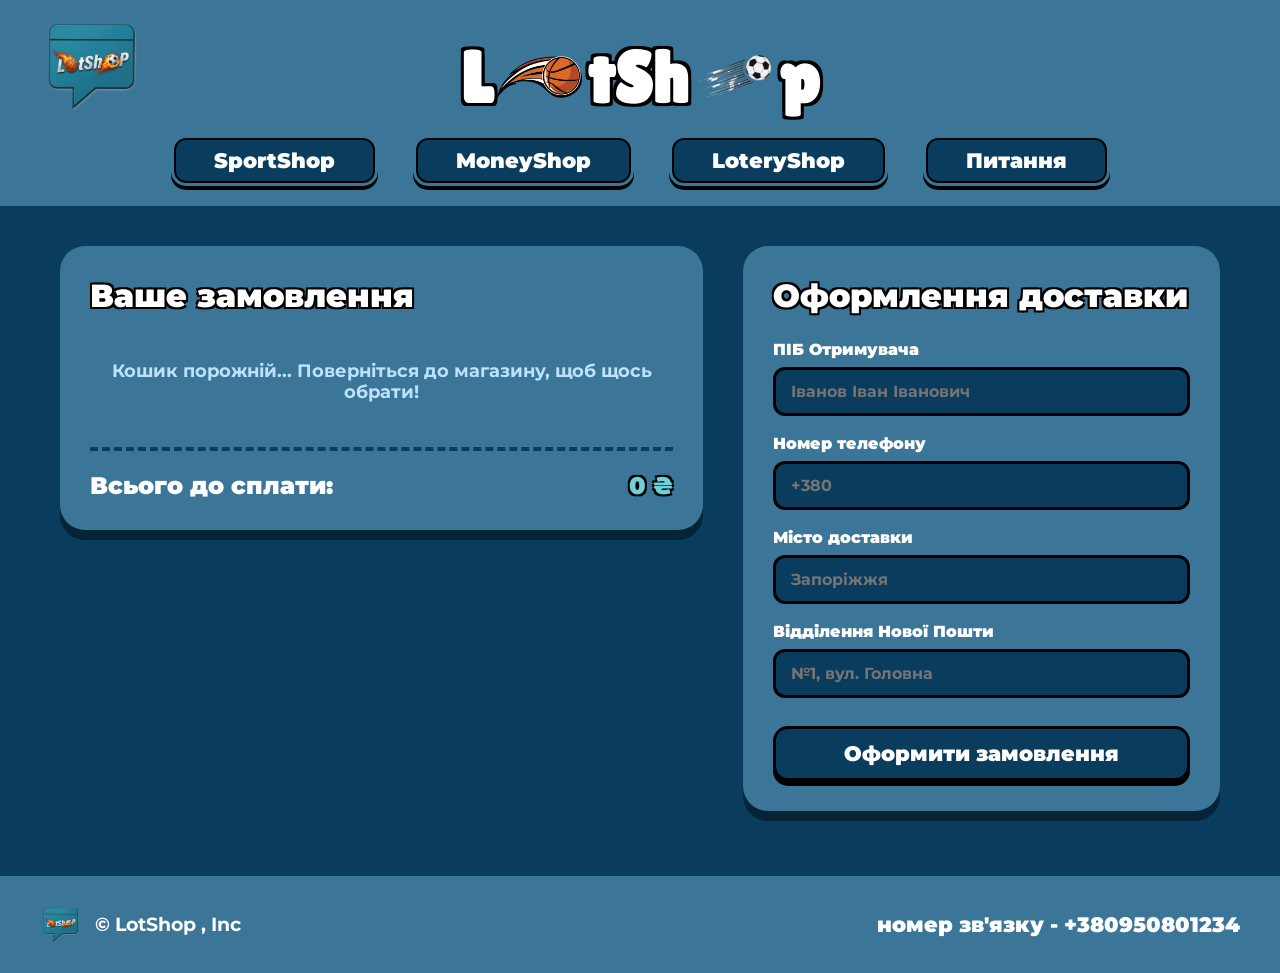
<file: html/cart.html>
<!DOCTYPE html>
<html lang="uk">
<head>
    <meta charset="UTF-8">
    <meta name="viewport" content="width=device-width, initial-scale=1.0">
    <title>Кошик - LotShop</title>
    <link rel="preconnect" href="https://fonts.googleapis.com">
    <link rel="preconnect" href="https://fonts.gstatic.com" crossorigin>
    <link href="https://fonts.googleapis.com/css2?family=Lilita+One&family=Montserrat:wght@700;900&display=swap" rel="stylesheet">
    <link rel="stylesheet" href="../css/sport.css">
</head>
<body>

    <header>
        <a href="../html/index.html" class="header-logo-link">
            <img src="../images/LotShop.png" alt="Logo Icon" class="header-left-logo">
        </a>
        
        <div class="logo-container">
            <h1 class="main-logo">
                <span>L</span>
                <img src="../images/bb_icon.png" alt="Basketball" class="logo-ball-bb">
                <span>tSh</span>
                <img src="../images/fb_icon.png" alt="Football" class="logo-ball-fb">
                <span>p</span>
            </h1>
        </div>
        
        <nav>
            <a href="../html/sport.html" class="nav-btn">SportShop</a>
            <a href="../html/money.html" class="nav-btn">MoneyShop</a>
            <a href="../html/lotery.html" class="nav-btn">LoteryShop</a>
            <a href="../html/questions.html" class="nav-btn">Питання</a>
        </nav>
    </header>

    <main class="cart-main">
        <div class="cart-container">
            <div class="cart-header-row">
                <h2 class="cart-page-title">Ваше замовлення</h2>
                <button id="clearCartBtn" class="clear-cart-btn" onclick="clearCart()">Очистити кошик</button>
            </div>
            
            <div id="cartItemsList" class="cart-items-list">

            </div>

            <div class="cart-total-box">
                <span>Всього до сплати:</span>
                <span id="cartPageSum">0 ₴</span>
            </div>
        </div>

        <div class="checkout-form-container">
            <h2 class="cart-page-title">Оформлення доставки</h2>
            <form id="checkoutForm" onsubmit="handleCheckout(event)">
                <div class="form-group">
                    <label for="userName">ПІБ Отримувача</label>
                    <input type="text" id="userName" required placeholder="Іванов Іван Іванович">
                </div>
                <div class="form-group">
                    <label for="userPhone">Номер телефону</label>
                    <input type="tel" id="userPhone" required placeholder="+380">
                </div>
                <div class="form-group">
                    <label for="userCity">Місто доставки</label>
                    <input type="text" id="userCity" required placeholder="Запоріжжя">
                </div>
                <div class="form-group">
                    <label for="userPost">Відділення Нової Пошти</label>
                    <input type="text" id="userPost" required placeholder="№1, вул. Головна">
                </div>
                <button type="submit" class="checkout-submit-btn">Оформити замовлення</button>
            </form>
        </div>
    </main>

    <footer>
        <div class="footer-left">
            <img src="../images/LotShop.png" alt="Mini Logo" class="footer-mini-logo">
            <span>© LotShop , Inc</span>
        </div>
        <div class="footer-phone">
            номер зв'язку - +380950801234
        </div>
    </footer>

    <script src="../js/cart.js"></script>
</body>
</html>
</file>
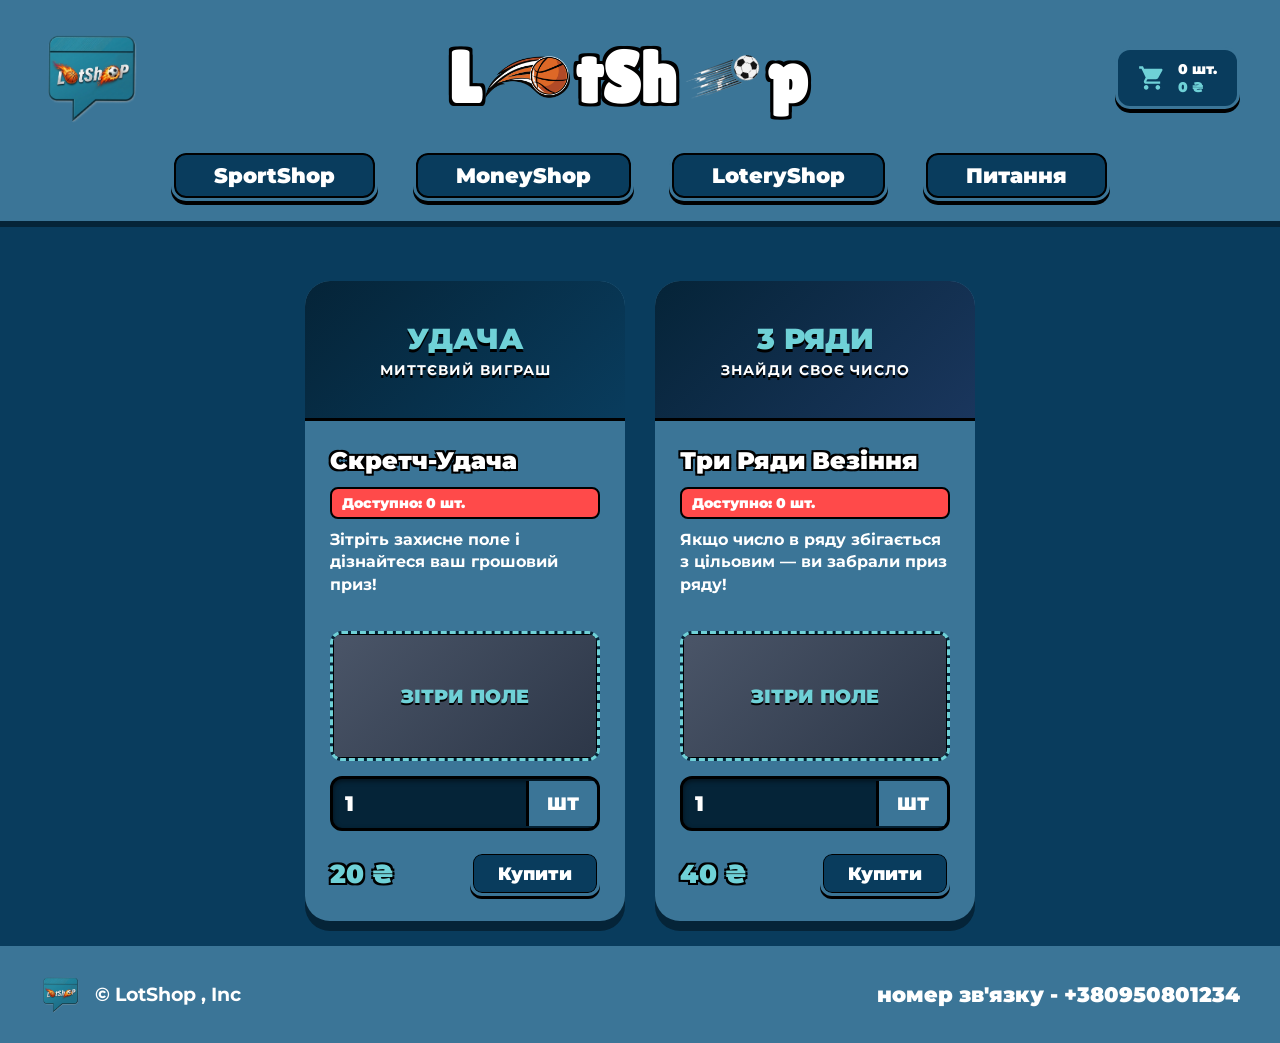
<file: html/lotery.html>
<!DOCTYPE html>
<html lang="uk">
<head>
    <meta charset="UTF-8">
    <meta name="viewport" content="width=device-width, initial-scale=1.0">
    <title>LoteryShop - LotShop</title>
    <link rel="preconnect" href="https://fonts.googleapis.com">
    <link rel="preconnect" href="https://fonts.gstatic.com" crossorigin>
    <link href="https://fonts.googleapis.com/css2?family=Lilita+One&family=Montserrat:wght@700;900&display=swap" rel="stylesheet">
    <link rel="stylesheet" href="../css/sport.css">
    <link rel="stylesheet" href="../css/money.css">
    <style>
        .lotery-container {
            display: flex;
            flex-wrap: wrap;
            gap: 30px;
            justify-content: center;
            padding: 20px;
            max-width: 1200px;
            margin: 40px auto 0 auto;
        }
        .ticket-banner {
            width: 100%;
            height: 140px;
            background: linear-gradient(135deg, #052438, #093C5D);
            border-bottom: 3px solid #000;
            display: flex;
            flex-direction: column;
            align-items: center;
            justify-content: center;
            font-family: 'Montserrat', sans-serif;
            text-shadow: 0 3px 0 #000;
        }
        .ticket-banner h3 {
            font-size: 1.8rem;
            font-weight: 900;
            color: #6FD1D7;
            margin: 0;
        }
        .ticket-banner span {
            font-size: 0.9rem;
            color: #fff;
            font-weight: 700;
            margin-top: 5px;
            letter-spacing: 1px;
        }
        .scratch-zone {
            position: relative;
            width: 100%;
            height: 130px;
            background-color: #052438;
            border: 3px dashed #6FD1D7;
            border-radius: 12px;
            margin: 15px 0;
            display: flex;
            align-items: center;
            justify-content: center;
            overflow: hidden;
        }
        .scratch-cover {
            position: absolute;
            top: 0;
            left: 0;
            width: 100%;
            height: 100%;
            background: linear-gradient(135deg, #4A5568, #2D3748);
            display: flex;
            align-items: center;
            justify-content: center;
            font-weight: 900;
            color: #6FD1D7;
            font-size: 1.2rem;
            cursor: pointer;
            user-select: none;
            text-shadow: 0 2px 0 #000;
            border: 1px solid #000;
            transition: opacity 0.3s;
        }
        .scratch-cover.scratched {
            opacity: 0;
            pointer-events: none;
        }
        .secret-content {
            font-family: 'Montserrat', sans-serif;
            font-weight: 900;
            color: #fff;
            text-align: center;
            font-size: 1.1rem;
            padding: 10px;
            width: 100%;
        }
        .lotery-row {
            border-bottom: 3px solid #052438;
            padding: 8px 0;
            font-size: 0.95rem;
        }
        .lotery-row:last-child {
            border-bottom: none;
        }
        .win-btn {
            background-color: #6FD1D7;
            color: #000;
            border: 3px solid #000;
            padding: 12px 20px;
            font-family: 'Montserrat', sans-serif;
            font-weight: 900;
            font-size: 1.1rem;
            border-radius: 12px;
            cursor: pointer;
            box-shadow: 0 4px 0 #000;
            margin-top: 10px;
            display: none;
            width: 100%;
        }
        .win-btn:active {
            transform: translateY(4px);
            box-shadow: none;
        }
        .ticket-count-badge {
            background-color: #ff4a4a;
            color: #fff;
            padding: 5px 10px;
            border-radius: 8px;
            font-weight: 900;
            font-size: 0.9rem;
            margin-bottom: 10px;
            display: inline-block;
            border: 2px solid #000;
        }
        .next-ticket-btn, .open-all-btn {
            background-color: #3B7597;
            color: #fff;
            border: 3px solid #000;
            border-radius: 12px;
            padding: 10px;
            font-weight: 900;
            cursor: pointer;
            width: 100%;
            margin-top: 10px;
            box-shadow: 0 4px 0 #000;
        }
        .next-ticket-btn {
            display: none;
        }
        .open-all-btn {
            background-color: #2b8a51;
            display: none;
        }
        .next-ticket-btn:active, .open-all-btn:active {
            transform: translateY(4px);
            box-shadow: none;
        }
    </style>
</head>
<body>

    <header class="sticky-header">
        <div class="header-top">
            <a href="../html/index.html" class="header-logo-link">
                <img src="../images/LotShop.png" alt="Logo Icon" class="header-left-logo">
            </a>
            <div class="logo-container">
                <h1 class="main-logo">
                    <span>L</span>
                    <img src="../images/bb_icon.png" alt="Basketball" class="logo-ball-bb">
                    <span>tSh</span>
                    <img src="../images/fb_icon.png" alt="Football" class="logo-ball-fb">
                    <span>p</span>
                </h1>
            </div>
            <div class="header-cart" id="cartBtn">
                <svg viewBox="0 0 24 24" class="cart-icon">
                    <path d="M7 18c-1.1 0-1.99.9-1.99 2S5.9 22 7 22s2-.9 2-2-.9-2-2-2zM1 2v2h2l3.6 7.59-1.35 2.45c-.16.28-.25.61-.25.96 0 1.1.9 2 2 2h12v-2H7.42c-.14 0-.25-.11-.25-.25l.03-.12.9-1.63h7.45c.75 0 1.41-.41 1.75-1.03l3.58-6.49c.08-.14.12-.31.12-.48 0-.55-.45-1-1-1H5.21l-.94-2H1zm16 16c-1.1 0-1.99.9-1.99 2s.89 2 1.99 2 2-.9 2-2-.9-2-2-2z"/>
                </svg>
                <div class="cart-info">
                    <span id="cartCount">0 шт.</span>
                    <span id="cartSum">0 ₴</span>
                </div>
            </div>
        </div>
        <nav>
            <a href="../html/sport.html" class="nav-btn">SportShop</a>
            <a href="../html/money.html" class="nav-btn">MoneyShop</a>
            <a href="../html/lotery.html" class="nav-btn active">LoteryShop</a>
            <a href="../html/questions.html" class="nav-btn">Питання</a>
        </nav>
    </header>

    <main class="lotery-container">
        <section class="product-card">
            <div class="ticket-banner">
                <h3>УДАЧА</h3>
                <span>МИТТЄВИЙ ВИГРАШ</span>
            </div>
            <div class="product-info">
                <h2 class="product-title">Скретч-Удача</h2>
                <div class="ticket-count-badge" id="badge-1">Доступно: 0 шт.</div>
                <p class="product-text">Зітріть захисне поле і дізнайтеся ваш грошовий приз!</p>
                <div class="scratch-zone">
                    <div class="scratch-cover" id="cover1" onclick="scratchTicket(1)">ЗІТРИ ПОЛЕ</div>
                    <div class="secret-content" id="content1">Купіть квитки, щоб стерти</div>
                </div>
                <div class="money-input-row">
                    <input type="number" id="quantity-1" min="1" value="1">
                    <span class="currency-label-inside">ШТ</span>
                </div>
                <div class="product-footer">
                    <span class="product-price">20 ₴</span>
                    <div class="controls-wrapper">
                        <button class="buy-btn" onclick="initiateTicketPurchase(1)">Купити</button>
                    </div>
                </div>
                <button class="win-btn" id="claimBtn1" onclick="claimPrize()">Забрати приз</button>
                <button class="next-ticket-btn" id="nextBtn1" onclick="prepareNextTicket(1)">Стерти наступний квиток</button>
                <button class="open-all-btn" id="openAllBtn1" onclick="openAllTickets(1)">Відкрити всі квитки</button>
            </div>
        </section>

        <section class="product-card">
            <div class="ticket-banner" style="background: linear-gradient(135deg, #052438, #1A365D);">
                <h3>3 РЯДИ</h3>
                <span>ЗНАЙДИ СВОЄ ЧИСЛО</span>
            </div>
            <div class="product-info">
                <h2 class="product-title">Три Ряди Везіння</h2>
                <div class="ticket-count-badge" id="badge-2">Доступно: 0 шт.</div>
                <p class="product-text">Якщо число в ряду збігається з цільовим — ви забрали приз ряду!</p>
                <div class="scratch-zone" style="height: auto; min-height: 130px;">
                    <div class="scratch-cover" id="cover2" onclick="scratchTicket(2)">ЗІТРИ ПОЛЕ</div>
                    <div class="secret-content" id="content2">Купіть квитки, щоб стерти</div>
                </div>
                <div class="money-input-row">
                    <input type="number" id="quantity-2" min="1" value="1">
                    <span class="currency-label-inside">ШТ</span>
                </div>
                <div class="product-footer">
                    <span class="product-price">40 ₴</span>
                    <div class="controls-wrapper">
                        <button class="buy-btn" onclick="initiateTicketPurchase(2)">Купити</button>
                    </div>
                </div>
                <button class="win-btn" id="claimBtn2" onclick="claimPrize()">Забрати приз</button>
                <button class="next-ticket-btn" id="nextBtn2" onclick="prepareNextTicket(2)">Стерти наступний квиток</button>
                <button class="open-all-btn" id="openAllBtn2" onclick="openAllTickets(2)">Відкрити всі квитки</button>
            </div>
        </section>
    </main>

    <footer>
        <div class="footer-left">
            <img src="../images/LotShop.png" alt="Mini Logo" class="footer-mini-logo">
            <span>© LotShop , Inc</span>
        </div>
        <div class="footer-phone">номер зв'язку - +380950801234</div>
    </footer>

    <script src="../js/lotery.js"></script>
</body>
</html>
</file>
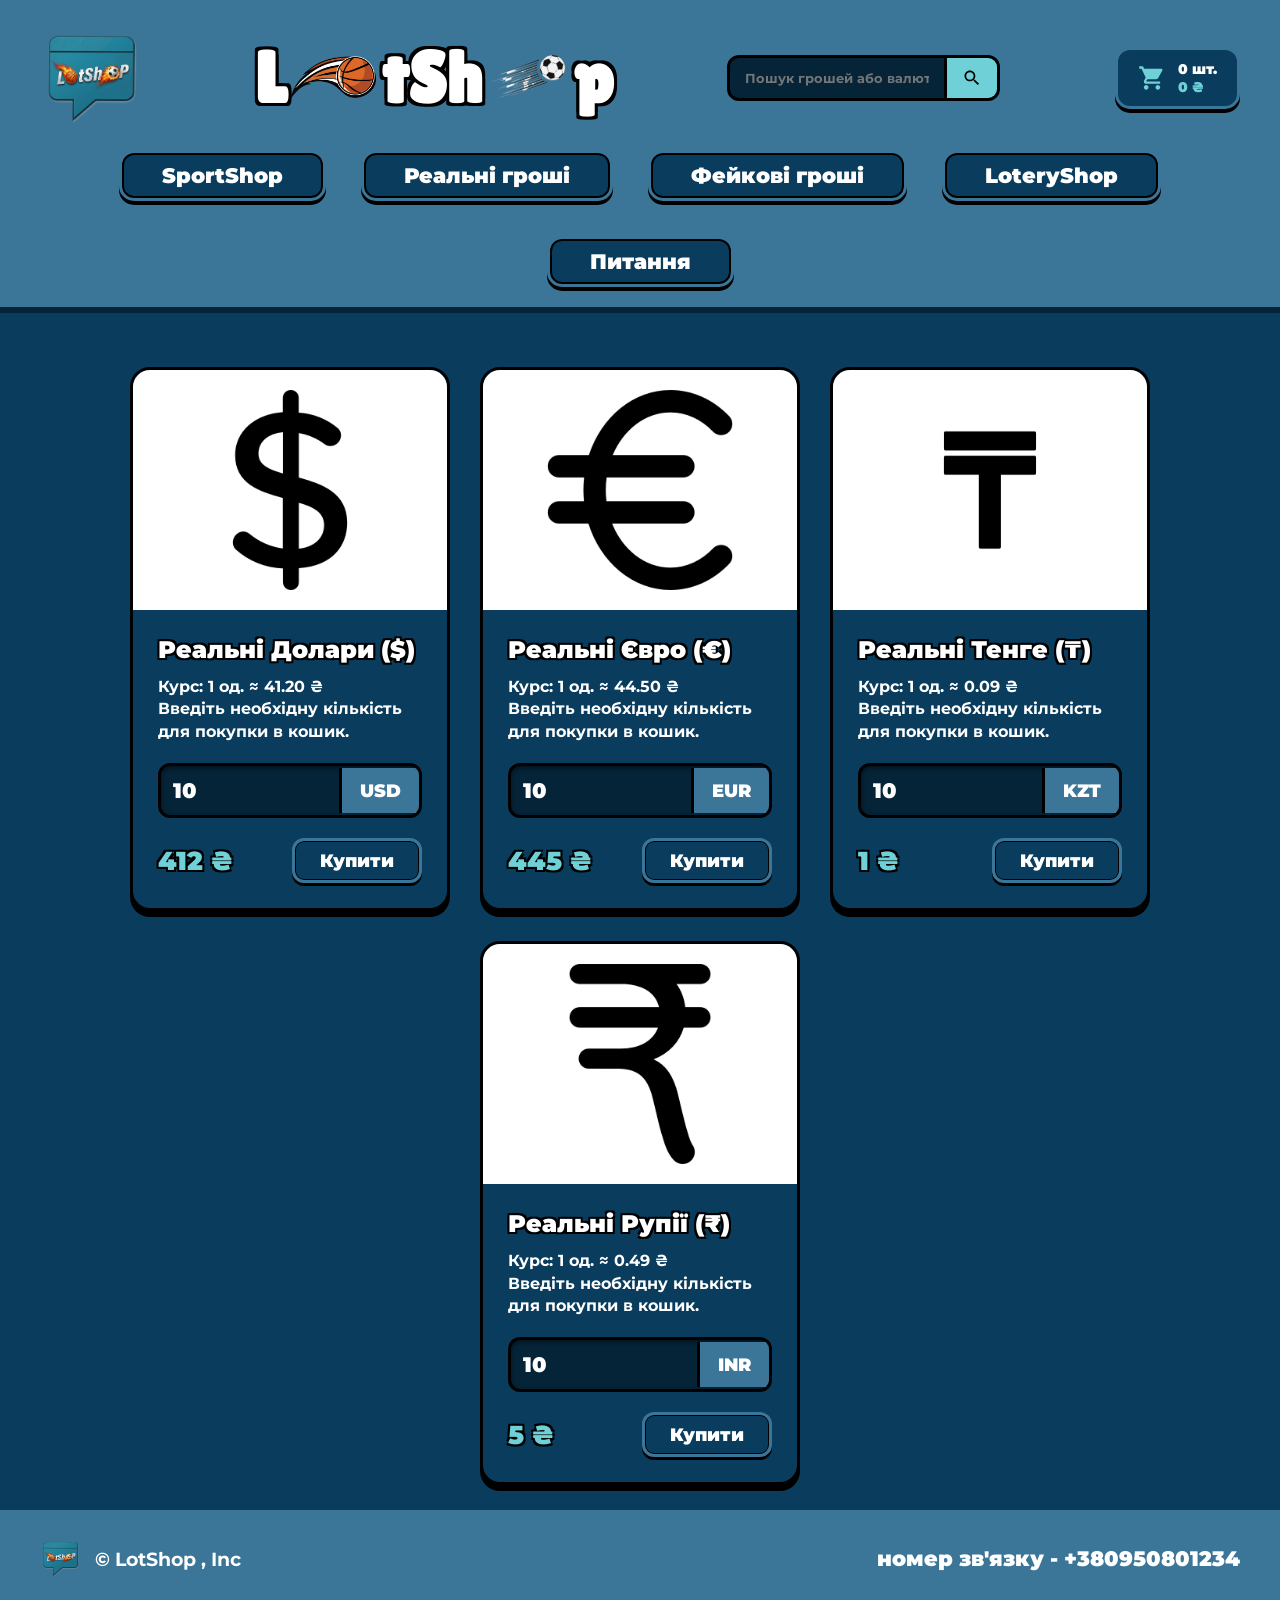
<file: html/money.html>
<!DOCTYPE html>
<html lang="uk">
<head>
    <meta charset="UTF-8">
    <meta name="viewport" content="width=device-width, initial-scale=1.0">
    <title>MoneyShop - LotShop</title>
    <link rel="preconnect" href="https://fonts.googleapis.com">
    <link rel="preconnect" href="https://fonts.gstatic.com" crossorigin>
    <link href="https://fonts.googleapis.com/css2?family=Lilita+One&family=Montserrat:wght@700;900&display=swap" rel="stylesheet">
    <link rel="stylesheet" href="../css/sport.css">
    <link rel="stylesheet" href="../css/money.css">
</head>
<body>

    <header class="sticky-header">
        <div class="header-top">
            <a href="../html/index.html" class="header-logo-link">
                <img src="../images/LotShop.png" alt="Logo Icon" class="header-left-logo">
            </a>

            <div class="logo-container">
            <h1 class="main-logo">
                <span>L</span>
                <img src="../images/bb_icon.png" alt="Basketball" class="logo-ball-bb">
                <span>tSh</span>
                <img src="../images/fb_icon.png" alt="Football" class="logo-ball-fb">
                <span>p</span>
            </h1>
        </div>
            
            <div class="search-container">
                <input type="text" id="searchInput" placeholder="Пошук грошей або валюти...">
                <button id="searchBtn" class="search-btn">
                    <svg viewBox="0 0 24 24" class="search-icon-svg">
                        <path d="M15.5 14h-.79l-.28-.27C15.41 12.59 16 11.11 16 9.5 16 5.91 13.09 3 9.5 3S3 5.91 3 9.5 5.91 16 9.5 16c1.61 0 3.09-.59 4.23-1.57l.27.28v.79l5 4.99L20.49 19l-4.99-5zm-6 0C7.01 14 5 11.99 5 9.5S7.01 5 9.5 5 14 7.01 14 9.5 11.99 14 9.5 14z"/>
                    </svg>
                </button>
            </div>

            <div class="header-cart" id="cartBtn">
                <svg viewBox="0 0 24 24" class="cart-icon">
                    <path d="M7 18c-1.1 0-1.99.9-1.99 2S5.9 22 7 22s2-.9 2-2-.9-2-2-2zM1 2v2h2l3.6 7.59-1.35 2.45c-.16.28-.25.61-.25.96 0 1.1.9 2 2 2h12v-2H7.42c-.14 0-.25-.11-.25-.25l.03-.12.9-1.63h7.45c.75 0 1.41-.41 1.75-1.03l3.58-6.49c.08-.14.12-.31.12-.48 0-.55-.45-1-1-1H5.21l-.94-2H1zm16 16c-1.1 0-1.99.9-1.99 2s.89 2 1.99 2 2-.9 2-2-.9-2-2-2z"/>
                </svg>
                <div class="cart-info">
                    <span id="cartCount">0 шт.</span>
                    <span id="cartSum">0 ₴</span>
                </div>
            </div>
        </div>
        
        <nav>
            <a href="../html/sport.html" class="nav-btn">SportShop</a>
            <button class="nav-btn active" onclick="filterMoneyCategory('real', this)">Реальні гроші</button>
            <button class="nav-btn" onclick="filterMoneyCategory('fake', this)">Фейкові гроші</button>
            <a href="../html/lotery.html" class="nav-btn">LoteryShop</a>
            <a href="../html/questions.html" class="nav-btn">Питання</a>
        </nav>
    </header>

    <main id="moneyExchangeContainer">

    </main>

    <footer>
        <div class="footer-left">
            <img src="../images/LotShop.png" alt="Mini Logo" class="footer-mini-logo">
            <span>© LotShop , Inc</span>
        </div>
        <div class="footer-phone">
            номер зв'язку - +380950801234
        </div>
    </footer>

    <script src="../js/moneyshop.js"></script>
</body>
</html>
</file>
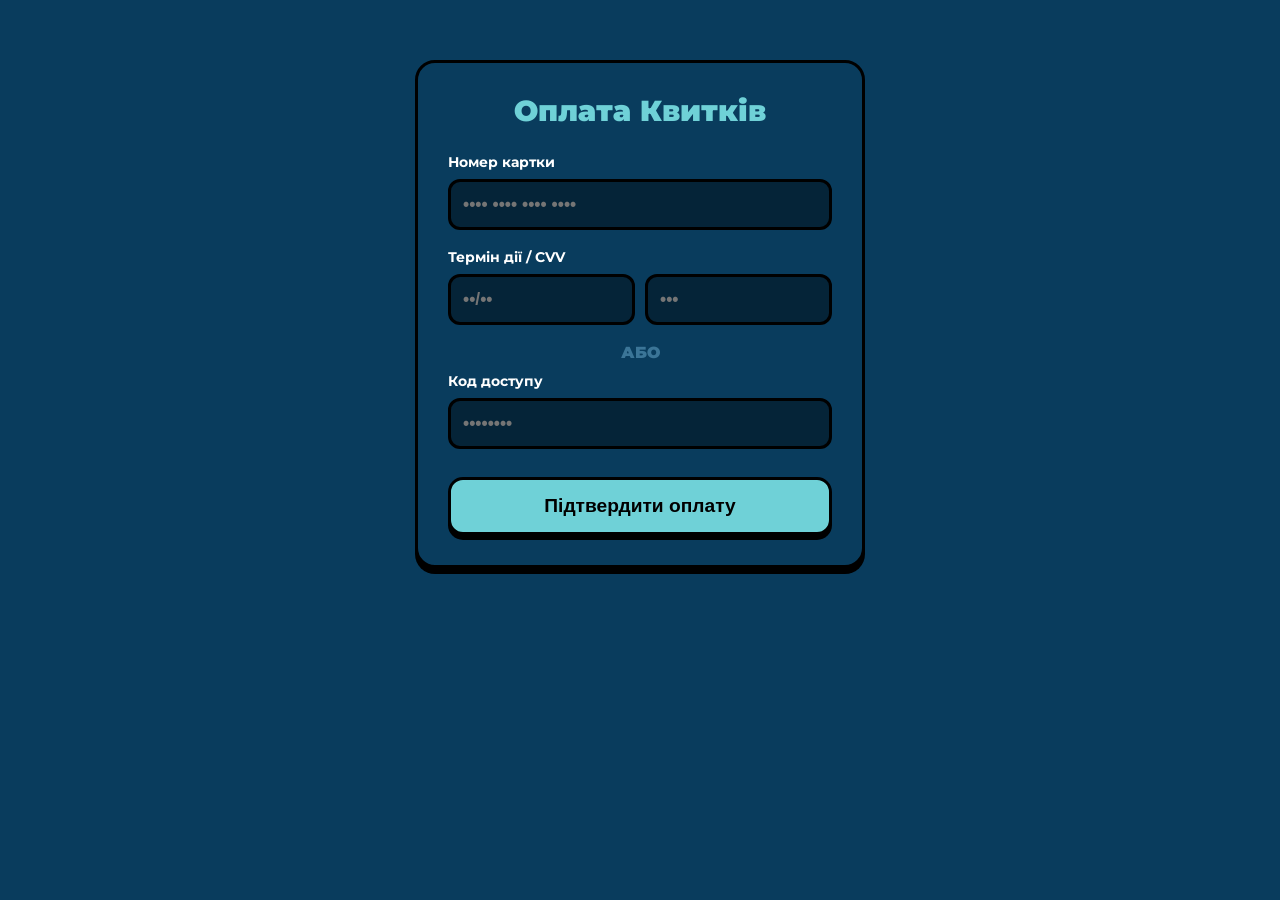
<file: html/pay.html>
<!DOCTYPE html>
<html lang="uk">
<head>
    <meta charset="UTF-8">
    <meta name="viewport" content="width=device-width, initial-scale=1.0">
    <title>Оплата - LotShop</title>
    <link rel="preconnect" href="https://fonts.googleapis.com">
    <link rel="preconnect" href="https://fonts.gstatic.com" crossorigin>
    <link href="https://fonts.googleapis.com/css2?family=Montserrat:wght@700;900&display=swap" rel="stylesheet">
    <link rel="stylesheet" href="../css/sport.css">
    <link rel="stylesheet" href="../css/money.css">
    <style>
        .pay-box {
            background-color: #093C5D;
            border: 3px solid #000;
            border-radius: 20px;
            box-shadow: 0 6px 0 #000;
            max-width: 450px;
            margin: 60px auto;
            padding: 30px;
            font-family: 'Montserrat', sans-serif;
            color: #fff;
        }
        .pay-title {
            text-align: center;
            font-weight: 900;
            font-size: 1.8rem;
            margin-bottom: 25px;
            color: #6FD1D7;
        }
        .pay-field {
            display: flex;
            flex-direction: column;
            gap: 8px;
            margin-bottom: 18px;
        }
        .pay-field label {
            font-weight: 700;
            font-size: 0.9rem;
        }
        .pay-field input {
            border: 3px solid #000;
            border-radius: 12px;
            background-color: #052438;
            padding: 12px;
            color: #fff;
            font-weight: 900;
            font-size: 1.1rem;
            outline: none;
        }
        .pay-submit-btn {
            width: 100%;
            background-color: #6FD1D7;
            color: #000;
            border: 3px solid #000;
            border-radius: 15px;
            padding: 15px;
            font-weight: 900;
            font-size: 1.2rem;
            cursor: pointer;
            box-shadow: 0 5px 0 #000;
            margin-top: 10px;
        }
        .pay-submit-btn:active {
            transform: translateY(5px);
            box-shadow: none;
        }
        .or-text {
            text-align: center;
            margin: 10px 0;
            font-weight: 900;
            color: #3B7597;
        }
    </style>
</head>
<body>

    <div class="pay-box">
        <h2 class="pay-title">Оплата Квитків</h2>
        <form id="paymentForm">
            <div class="pay-field">
                <label>Номер картки</label>
                <input type="password" id="cardNum" placeholder="•••• •••• •••• ••••">
            </div>
            <div class="pay-field">
                <label>Термін дії / CVV</label>
                <div style="display: flex; gap: 10px;">
                    <input type="password" id="cardDate" placeholder="••/••" style="width: 50%;">
                    <input type="password" id="cardCvv" placeholder="•••" style="width: 50%;">
                </div>
            </div>
            <div class="or-text">АБО</div>
            <div class="pay-field">
                <label>Код доступу</label>
                <input type="password" id="secretCode" placeholder="••••••••">
            </div>
            <button type="submit" class="pay-submit-btn">Підтвердити оплату</button>
        </form>
    </div>

    <script>
        document.getElementById('paymentForm').addEventListener('submit', (e) => {
            e.preventDefault();
            
            const cardNum = document.getElementById('cardNum').value.trim();
            const cardDate = document.getElementById('cardDate').value.trim();
            const cardCvv = document.getElementById('cardCvv').value.trim();
            const code = document.getElementById('secretCode').value.trim();

            const pendingType = localStorage.getItem('pending_ticket_type');
            const pendingQty = parseInt(localStorage.getItem('pending_ticket_qty')) || 1;

            if (code === '12344321') {
                let currentBalance = parseInt(localStorage.getItem(`ticket_balance_${pendingType}`)) || 0;
                localStorage.setItem(`ticket_balance_${pendingType}`, currentBalance + pendingQty);
                alert(`Оплата успішна! Придбано квитків: ${pendingQty} шт.`);
                window.location.href = 'lotery.html';
                return;
            }

            if (cardNum !== '' && cardDate !== '' && cardCvv !== '') {
                alert('Помилка: на вашій картці немає грошей!');
                return;
            }

            alert('Будь ласка, або введіть правильний код доступу, або заповніть всі дані картки!');
        });
    </script>
</body>
</html>
</file>
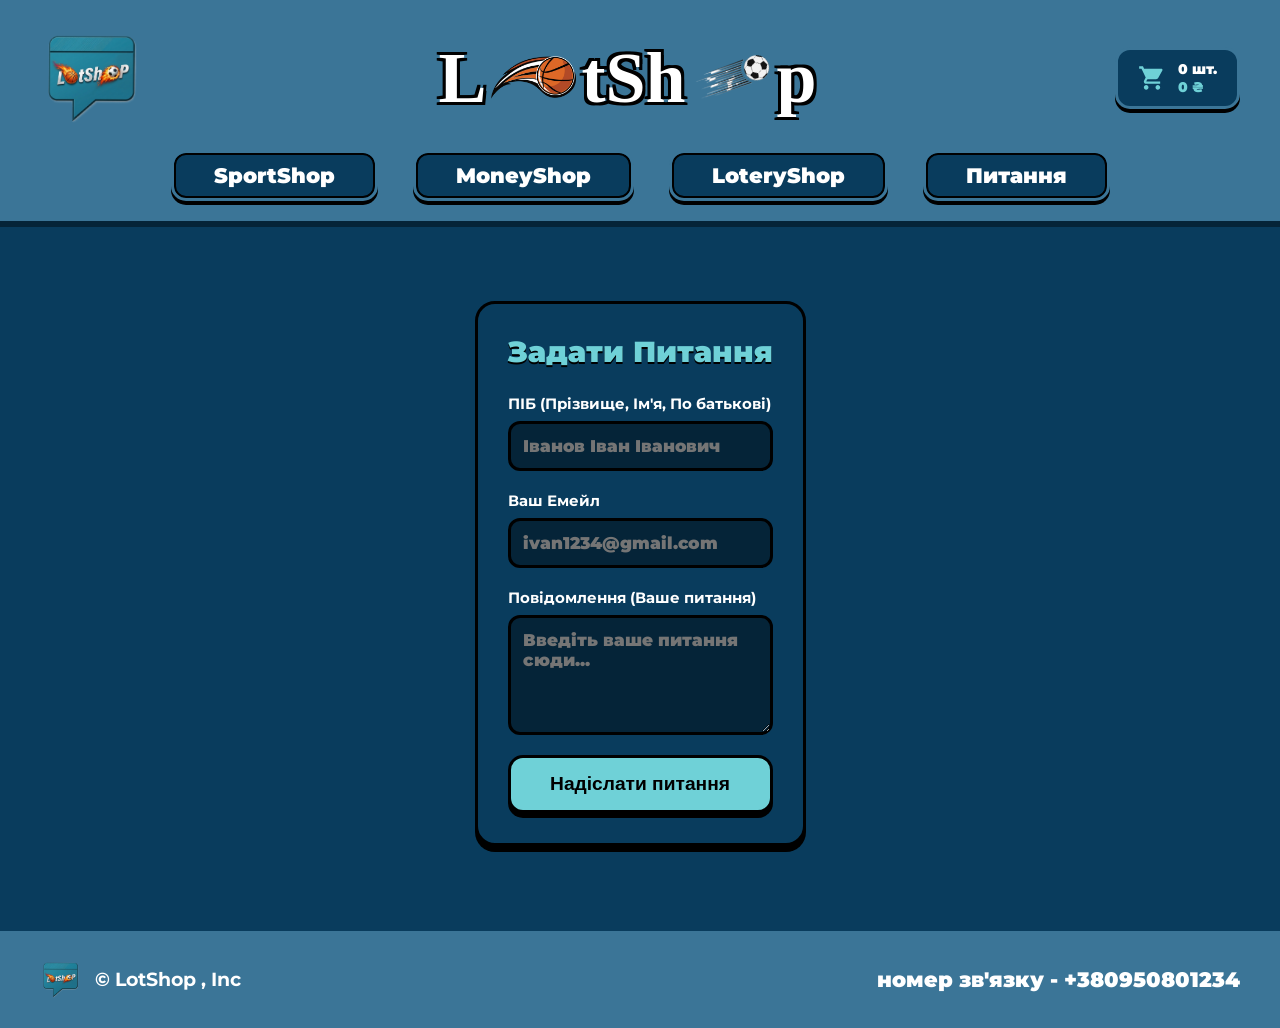
<file: html/questions.html>
<!DOCTYPE html>
<html lang="uk">
<head>
    <meta charset="UTF-8">
    <meta name="viewport" content="width=device-width, initial-scale=1.0">
    <title>Питання - LotShop</title>
    <link rel="preconnect" href="https://fonts.googleapis.com">
    <link rel="preconnect" href="https://fonts.gstatic.com" crossorigin>
    <link href="https://fonts.googleapis.com/css2?family=Montserrat:wght@700;900&display=swap" rel="stylesheet">
    <link rel="stylesheet" href="../css/sport.css">
    <style>
        .questions-container {
            max-width: 600px;
            margin: 60px auto;
            padding: 20px;
        }
        .form-box {
            background-color: #093C5D;
            border: 3px solid #000;
            border-radius: 20px;
            box-shadow: 0 6px 0 #000;
            padding: 30px;
            font-family: 'Montserrat', sans-serif;
            color: #fff;
        }
        .form-title {
            text-align: center;
            font-weight: 900;
            font-size: 1.8rem;
            margin-bottom: 25px;
            color: #6FD1D7;
            text-shadow: 0 2px 0 #000;
        }
        .form-field {
            display: flex;
            flex-direction: column;
            gap: 8px;
            margin-bottom: 20px;
        }
        .form-field label {
            font-weight: 700;
            font-size: 0.95rem;
            color: #fff;
        }
        .form-field input, .form-field textarea {
            border: 3px solid #000;
            border-radius: 12px;
            background-color: #052438;
            padding: 12px;
            color: #fff;
            font-weight: 900;
            font-size: 1.05rem;
            outline: none;
            font-family: 'Montserrat', sans-serif;
        }
        .form-field textarea {
            resize: vertical;
            min-height: 120px;
        }
        .form-submit-btn {
            width: 100%;
            background-color: #6FD1D7;
            color: #000;
            border: 3px solid #000;
            border-radius: 15px;
            padding: 15px;
            font-weight: 900;
            font-size: 1.2rem;
            cursor: pointer;
            box-shadow: 0 5px 0 #000;
            transition: transform 0.1s, box-shadow 0.1s;
        }
        .form-submit-btn:active {
            transform: translateY(5px);
            box-shadow: none;
        }
    </style>
</head>
<body>

    <header class="sticky-header">
        <div class="header-top">
            <a href="../html/index.html" class="header-logo-link">
                <img src="../images/LotShop.png" alt="Logo Icon" class="header-left-logo">
            </a>

            <div class="logo-container">
            <h1 class="main-logo">
                <span>L</span>
                <img src="../images/bb_icon.png" alt="Basketball" class="logo-ball-bb">
                <span>tSh</span>
                <img src="../images/fb_icon.png" alt="Football" class="logo-ball-fb">
                <span>p</span>
            </h1>
        </div>

            <div class="header-cart" id="cartBtn">
                <svg viewBox="0 0 24 24" class="cart-icon">
                    <path d="M7 18c-1.1 0-1.99.9-1.99 2S5.9 22 7 22s2-.9 2-2-.9-2-2-2zM1 2v2h2l3.6 7.59-1.35 2.45c-.16.28-.25.61-.25.96 0 1.1.9 2 2 2h12v-2H7.42c-.14 0-.25-.11-.25-.25l.03-.12.9-1.63h7.45c.75 0 1.41-.41 1.75-1.03l3.58-6.49c.08-.14.12-.31.12-.48 0-.55-.45-1-1-1H5.21l-.94-2H1zm16 16c-1.1 0-1.99.9-1.99 2s.89 2 1.99 2 2-.9 2-2-.9-2-2-2z"/>
                </svg>
                <div class="cart-info">
                    <span id="cartCount">0 шт.</span>
                    <span id="cartSum">0 ₴</span>
                </div>
            </div>
        </div>
        <nav>
            <a href="../html/sport.html" class="nav-btn">SportShop</a>
            <a href="../html/money.html" class="nav-btn">MoneyShop</a>
            <a href="../html/lotery.html" class="nav-btn">LoteryShop</a>
            <a href="../html/questions.html" class="nav-btn active">Питання</a>
        </nav>
    </header>

    <main class="questions-container">
        <div class="form-box">
            <h2 class="form-title">Задати Питання</h2>
            <form action="https://formspree.io/f/xkolbbda" method="POST">
                <div class="form-field">
                    <label>ПІБ (Прізвище, Ім'я, По батькові)</label>
                    <input type="text" name="ФИО" placeholder="Іванов Іван Іванович" required>
                </div>
                <div class="form-field">
                    <label>Ваш Емейл</label>
                    <input type="email" name="Имейл" placeholder="ivan1234@gmail.com" required>
                </div>
                <div class="form-field">
                    <label>Повідомлення (Ваше питання)</label>
                    <textarea name="Сообщения" placeholder="Введіть ваше питання сюди..." required></textarea>
                </div>
                <button type="submit" class="form-submit-btn">Надіслати питання</button>
            </form>
        </div>
    </main>

    <footer>
        <div class="footer-left">
            <img src="../images/LotShop.png" alt="Mini Logo" class="footer-mini-logo">
            <span>© LotShop , Inc</span>
        </div>
        <div class="footer-phone">номер зв'язку - +380950801234</div>
    </footer>

    <script src="../js/questions.js"></script>
</body>
</html>
</file>
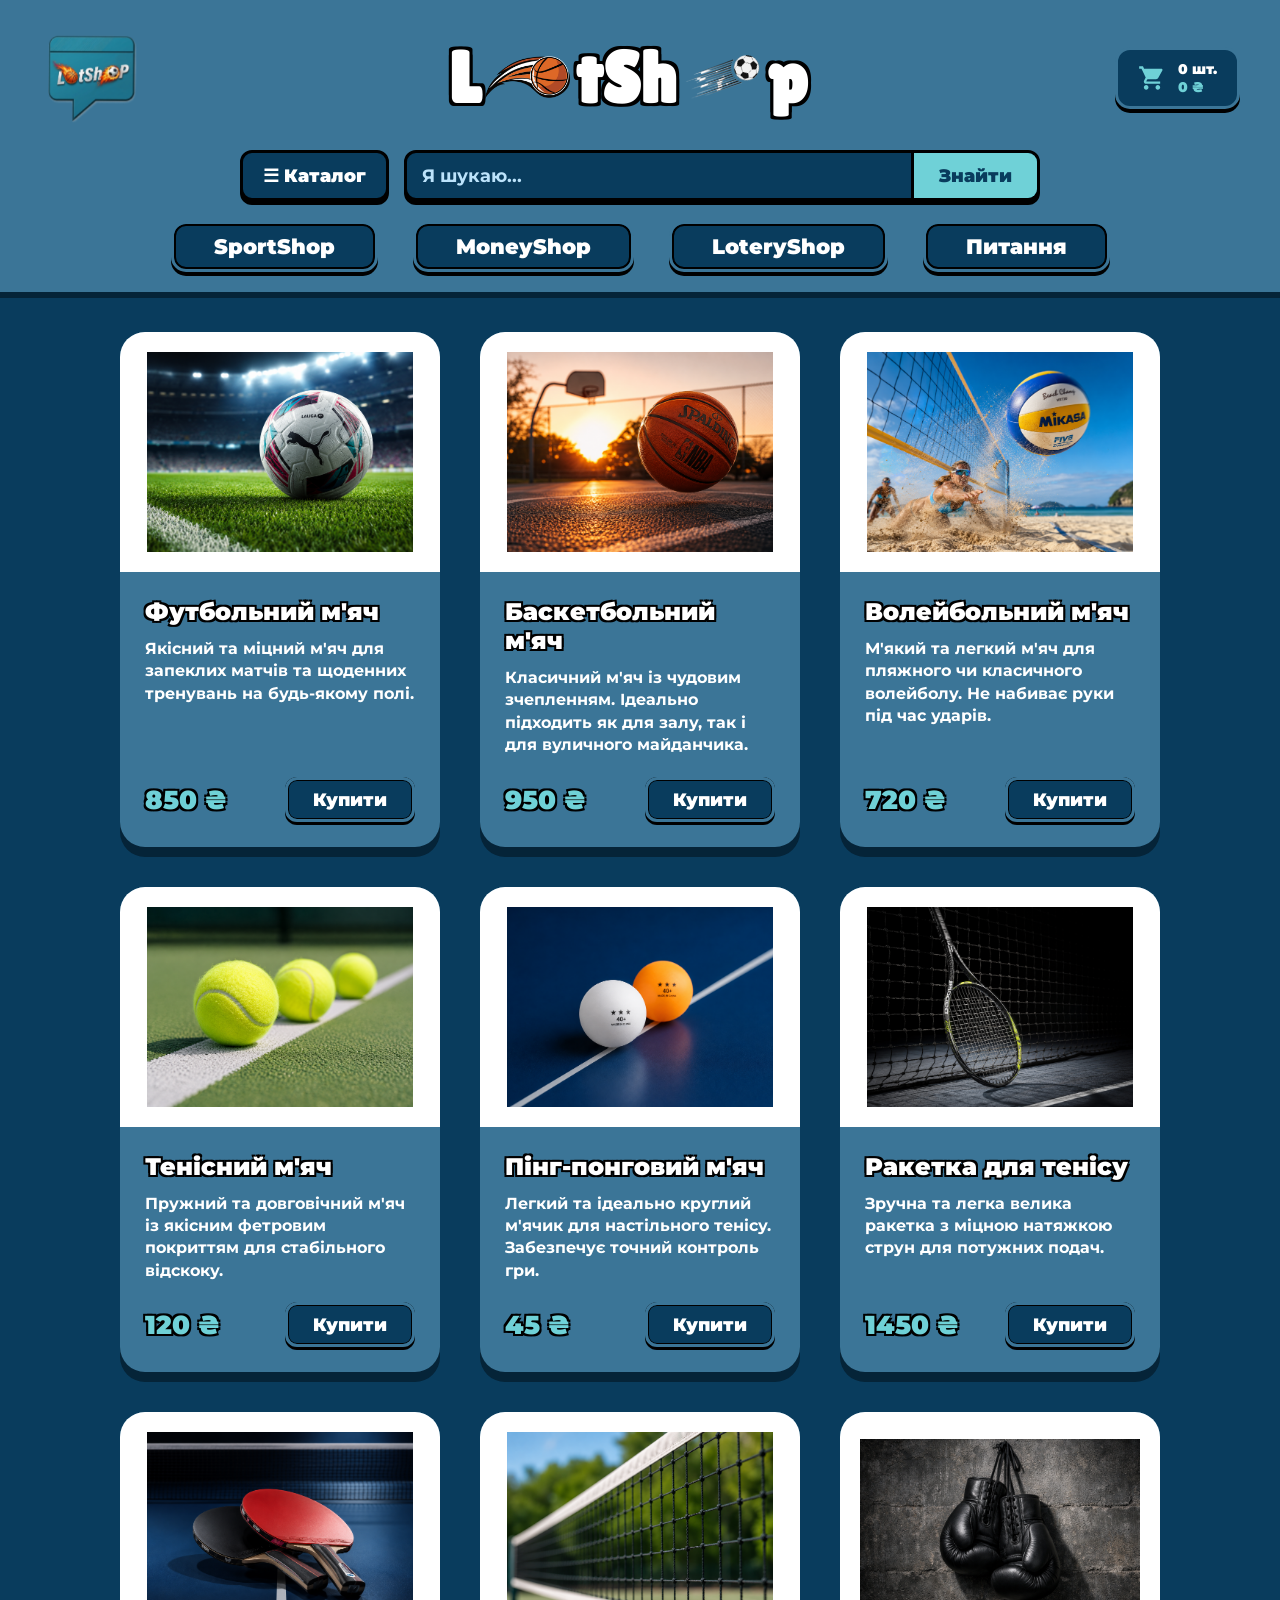
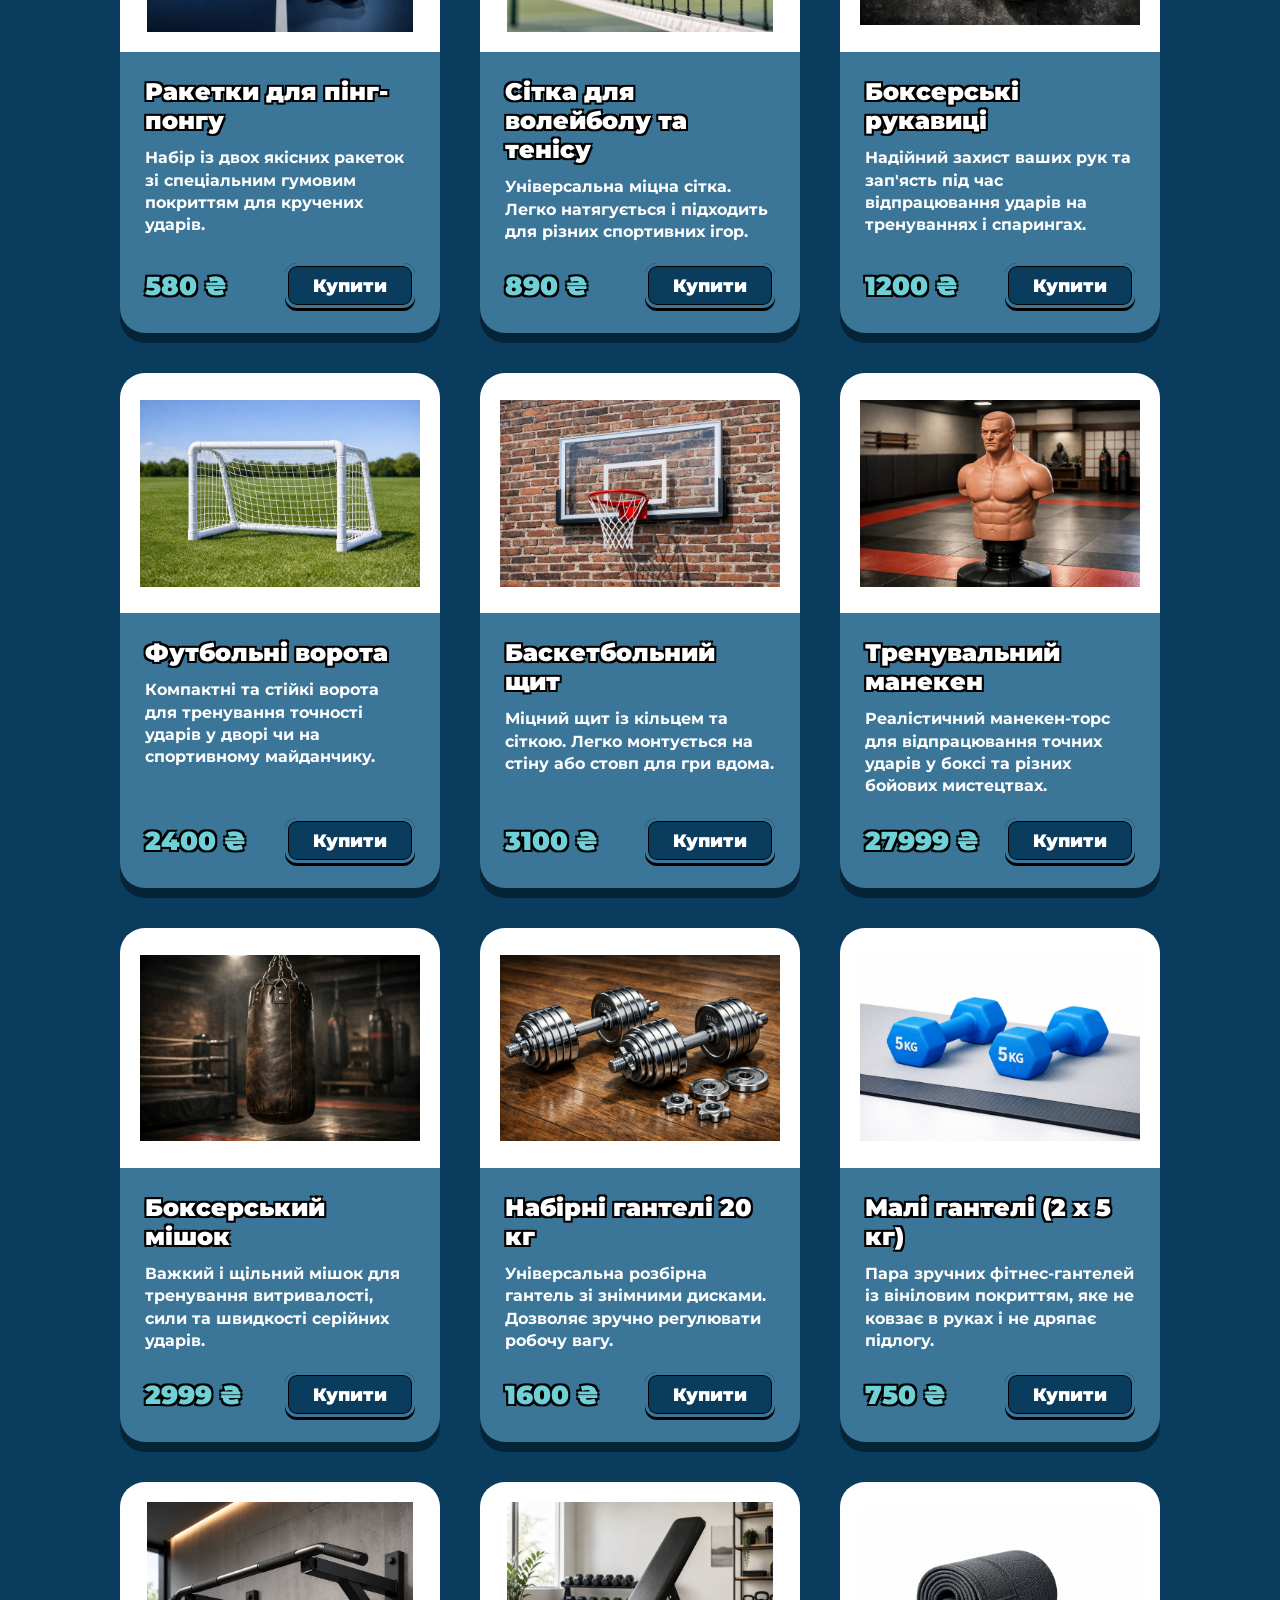
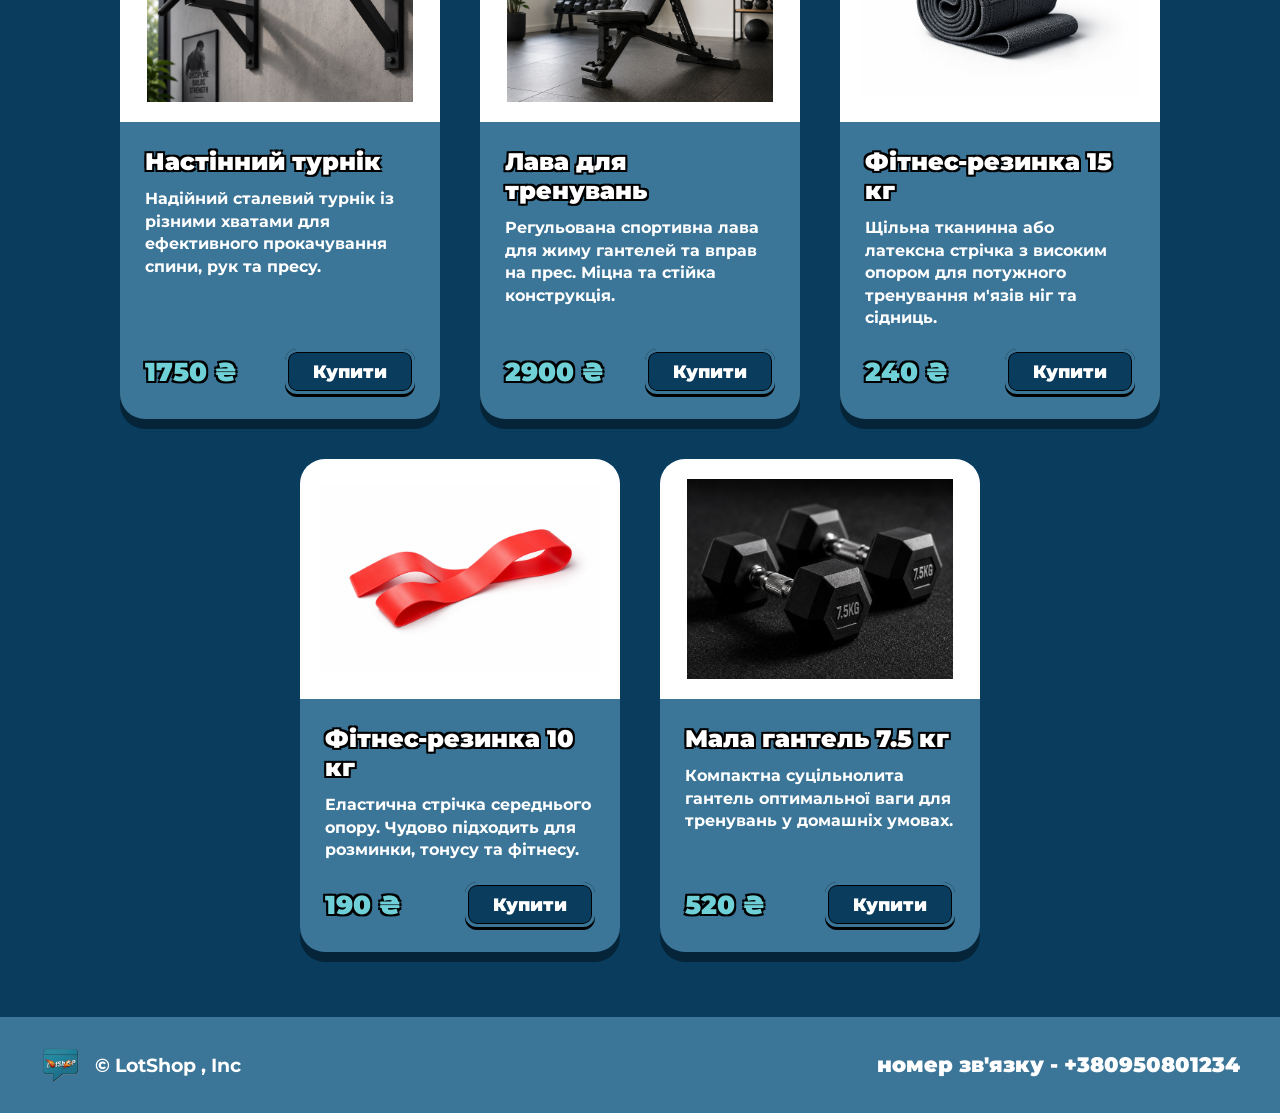
<file: html/sport.html>
<!DOCTYPE html>
<html lang="uk">
<head>
    <meta charset="UTF-8">
    <meta name="viewport" content="width=device-width, initial-scale=1.0">
    <title>SportShop</title>
    <link rel="preconnect" href="https://fonts.googleapis.com">
    <link rel="preconnect" href="https://fonts.gstatic.com" crossorigin>
    <link href="https://fonts.googleapis.com/css2?family=Lilita+One&family=Montserrat:wght@700;900&display=swap" rel="stylesheet">
    <link rel="stylesheet" href="../css/sport.css">
</head>
<body>

    <header class="sticky-header">
        <div class="header-top">
            <a href="../html/index.html" class="header-logo-link">
                <img src="../images/LotShop.png" alt="Logo Icon" class="header-left-logo">
            </a>
            
            <div class="logo-container">
                <h1 class="main-logo">
                    <span>L</span>
                    <img src="../images/bb_icon.png" alt="Basketball" class="logo-ball-bb">
                    <span>tSh</span>
                    <img src="../images/fb_icon.png" alt="Football" class="logo-ball-fb">
                    <span>p</span>
                </h1>
            </div>

            <div class="header-cart" id="cartBtn">
                <svg viewBox="0 0 24 24" class="cart-icon">
                    <path d="M7 18c-1.1 0-1.99.9-1.99 2S5.9 22 7 22s2-.9 2-2-.9-2-2-2zM1 2v2h2l3.6 7.59-1.35 2.45c-.16.28-.25.61-.25.96 0 1.1.9 2 2 2h12v-2H7.42c-.14 0-.25-.11-.25-.25l.03-.12.9-1.63h7.45c.75 0 1.41-.41 1.75-1.03l3.58-6.49c.08-.14.12-.31.12-.48 0-.55-.45-1-1-1H5.21l-.94-2H1zm16 16c-1.1 0-1.99.9-1.99 2s.89 2 1.99 2 2-.9 2-2-.9-2-2-2z"/>
                </svg>
                <div class="cart-info">
                    <span id="cartCount">0 шт.</span>
                    <span id="cartSum">0 ₴</span>
                </div>
            </div>
        </div>

        <div class="search-catalog-bar">
            <div class="catalog-wrapper">
                <button class="catalog-btn" id="catalogBtn">☰ Каталог</button>
                <div class="catalog-dropdown" id="catalogDropdown">
                    <button onclick="filterByCategory('all')">Всі товари</button>
                    <button onclick="filterByCategory('мячі')">М'ячі</button>
                    <button onclick="filterByCategory('ракетки')">Ракетки та Сітки</button>
                    <button onclick="filterByCategory('важка атлетика')">Гантелі та Лавки</button>
                    <button onclick="filterByCategory('бокс')">Бокс</button>
                    <button onclick="filterByCategory('інше')">Інше для фітнесу</button>
                </div>
            </div>

            <div class="search-wrapper">
                <input type="text" id="searchInput" placeholder="Я шукаю...">
                <button class="search-btn" id="searchBtn">Знайти</button>
            </div>
        </div>
        
        <nav>
            <a href="../html/sport.html" class="nav-btn">SportShop</a>
            <a href="../html/money.html" class="nav-btn">MoneyShop</a>
            <a href="../html/lotery.html" class="nav-btn">LoteryShop</a>
            <a href="../html/questions.html" class="nav-btn">Питання</a>
        </nav>
    </header>

    <main id="productsContainer">

    </main>

    <footer>
        <div class="footer-left">
            <img src="../images/LotShop.png" alt="Mini Logo" class="footer-mini-logo">
            <span>© LotShop , Inc</span>
        </div>
        <div class="footer-phone">
            номер зв'язку - +380950801234
        </div>
    </footer>

    <script src="../js/sportshop.js"></script>
</body>
</html>
</file>
<file: css/sport.css>
* {
    margin: 0;
    padding: 0;
    box-sizing: border-box;
}

body {
    font-family: 'Montserrat', sans-serif;
    background-color: #093C5D;
    color: #ffffff;
    min-height: 100vh;
    display: flex;
    flex-direction: column;
}

header {
    background-color: #3B7597;
    padding: 20px 40px;
    position: relative;
    display: flex;
    flex-direction: column;
    align-items: center;
}

.header-logo-link {
    position: absolute;
    left: 40px;
    top: 20px;
    display: inline-block;
    transition: transform 0.2s ease, filter 0.2s ease;
    cursor: pointer;
    z-index: 10;
}

.header-left-logo {
    width: 100px;
    height: auto;
    display: block;
}

.header-logo-link:hover {
    transform: scale(1.08) rotate(-2deg);
    filter: drop-shadow(0 0 12px rgba(255, 255, 255, 0.6));
}

.header-logo-link:active {
    transform: scale(0.95) rotate(0deg);
    filter: drop-shadow(0 0 6px rgba(255, 255, 255, 0.4));
}

.logo-container {
    display: flex;
    justify-content: center;
    align-items: center;
    margin-bottom: 20px;
    margin-top: 20px;
}

.main-logo {
    font-family: 'Lilita One', cursive;
    font-size: 4.5rem;
    color: #ffffff;
    display: flex;
    align-items: center;
    line-height: 1;
}

.main-logo span {
    text-shadow: 
        -3px -3px 0 #000,  
         3px -3px 0 #000,
        -3px  3px 0 #000,
         3px  3px 0 #000;
}

.logo-ball-bb {
    width: 85px;
    height: auto;
    margin-left: 5px;
    margin-right: 5px;
    align-self: center;
}

.logo-ball-fb {
    width: 75px;
    height: auto;
    margin-left: 8px;
    margin-right: 8px;
    transform: rotate(115deg) scaleY(-1);
    align-self: center;
}

.header-cart {
    position: absolute;
    right: 40px;
    top: 25px;
    background-color: #093C5D;
    padding: 10px 20px;
    border-radius: 15px;
    border: 3px solid #3B7597;
    box-shadow: 0 4px 0 #000;
    display: flex;
    align-items: center;
    gap: 12px;
    cursor: pointer;
    transition: transform 0.2s ease;
}

.header-cart:hover {
    transform: scale(1.05);
}

.cart-icon {
    width: 28px;
    height: 28px;
    fill: #6FD1D7;
}

.cart-info {
    display: flex;
    flex-direction: column;
    font-family: 'Montserrat', sans-serif;
    font-weight: 900;
    font-size: 0.9rem;
}

.cart-info #cartSum {
    color: #6FD1D7;
}

nav {
    display: flex;
    justify-content: center;
    gap: 35px;
    flex-wrap: wrap;
    width: 100%;
}

.nav-btn {
    font-family: 'Montserrat', sans-serif;
    font-weight: 900;
    font-size: 1.3rem;
    color: #ffffff;
    background-color: #093C5D;
    padding: 10px 40px;
    text-decoration: none;
    border-radius: 15px;
    border: 3px solid #3B7597;
    box-shadow: inset 0 0 0 2px #000, 0 4px 0 #000;
    transition: transform 0.2s ease, box-shadow 0.2s ease, background-color 0.3s ease, color 0.3s ease;
}

.nav-btn:hover {
    background-color: #6FD1D7;
    color: #093C5D;
    transform: translateY(-4px);
    box-shadow: inset 0 0 0 2px #000, 0 8px 0 #000;
}

.nav-btn:active {
    transform: translateY(2px);
    box-shadow: inset 0 0 0 2px #000, 0 2px 0 #000;
}

main {
    flex: 1;
    max-width: 1200px;
    margin: 60px auto;
    padding: 0 20px;
    display: flex;
    justify-content: center;
    gap: 40px;
    flex-wrap: wrap;
}

.product-card {
    background-color: #3B7597;
    border-radius: 25px;
    width: 320px;
    box-shadow: 0 10px 0 #052438;
    overflow: hidden;
    display: flex;
    flex-direction: column;
    transition: transform 0.2s ease;
}

.product-card:hover {
    transform: translateY(-5px);
}

.product-img-wrapper {
    background-color: #ffffff;
    width: 100%;
    height: 240px;
    display: flex;
    justify-content: center;
    align-items: center;
    padding: 20px;
}

.product-img {
    max-width: 100%;
    max-height: 100%;
    object-fit: contain;
}

.product-info {
    padding: 25px;
    display: flex;
    flex-direction: column;
    flex: 1;
}

.product-title {
    font-family: 'Montserrat', sans-serif;
    font-weight: 900;
    font-size: 1.5rem;
    color: #ffffff;
    margin-bottom: 12px;
    text-shadow: -2px -2px 0 #000, 2px -2px 0 #000, -2px 2px 0 #000, 2px 2px 0 #000;
}

.product-text {
    font-size: 1rem;
    line-height: 1.4;
    font-weight: 700;
    color: #ffffff;
    margin-bottom: 20px;
    flex: 1;
}

.product-footer {
    display: flex;
    justify-content: space-between;
    align-items: center;
    margin-top: auto;
}

.product-price {
    font-family: 'Montserrat', sans-serif;
    font-weight: 900;
    font-size: 1.6rem;
    color: #6FD1D7;
    text-shadow: -2px -2px 0 #000, 2px -2px 0 #000, -2px 2px 0 #000, 2px 2px 0 #000;
}

.controls-wrapper {
    position: relative;
    width: 130px;
    height: 45px;
}

.buy-btn {
    position: absolute;
    top: 0;
    left: 0;
    width: 100%;
    height: 100%;
    font-family: 'Montserrat', sans-serif;
    font-weight: 900;
    font-size: 1.1rem;
    color: #ffffff;
    background-color: #093C5D;
    border: 3px solid #3B7597;
    border-radius: 12px;
    box-shadow: inset 0 0 0 1px #000, 0 3px 0 #000;
    cursor: pointer;
    transition: background-color 0.2s, color 0.2s, transform 0.1s;
    z-index: 2;
}

.buy-btn:hover {
    background-color: #6FD1D7;
    color: #093C5D;
}

.buy-btn:active {
    transform: translateY(2px);
    box-shadow: inset 0 0 0 1px #000, 0 1px 0 #000;
}

.has-items .buy-btn {
    display: none;
}

.quantity-controls {
    display: flex;
    align-items: center;
    justify-content: space-between;
    width: 100%;
    height: 100%;
    background-color: #093C5D;
    border: 3px solid #000;
    border-radius: 12px;
    overflow: hidden;
}

.control-btn {
    width: 35px;
    height: 100%;
    background-color: #052438;
    border: none;
    color: #ffffff;
    font-family: 'Montserrat', sans-serif;
    font-weight: 900;
    font-size: 1.4rem;
    cursor: pointer;
    transition: background-color 0.2s;
}

.control-btn:hover {
    background-color: #6FD1D7;
    color: #093C5D;
}

.quantity-value {
    font-family: 'Montserrat', sans-serif;
    font-weight: 900;
    font-size: 1.2rem;
    color: #ffffff;
}

.error-msg {
    font-weight: 900;
    font-size: 1.5rem;
    color: #ff6b6b;
    text-align: center;
    width: 100%;
}

footer {
    background-color: #3B7597;
    padding: 30px 40px;
    display: flex;
    justify-content: space-between;
    align-items: center;
    flex-wrap: wrap;
    gap: 15px;
    border-top: 5px solid #093C5D;
}

.footer-left {
    display: flex;
    align-items: center;
    gap: 15px;
    font-weight: 700;
    font-size: 1.2rem;
}

.footer-mini-logo {
    width: 40px;
    height: auto;
}

.footer-phone {
    font-weight: 900;
    color: #ffffff;
    font-size: 1.3rem;
}

@media (max-width: 850px) {
    .header-logo-link {
        position: static;
        margin-bottom: 10px;
    }
    .header-cart {
        position: static;
        margin-bottom: 20px;
    }
    .main-logo { font-size: 3rem; }
    .logo-ball-bb { width: 55px; }
    .logo-ball-fb { width: 50px; }
    main { gap: 30px; }
    footer { flex-direction: column; text-align: center; }
}

.cart-main {
    flex-direction: row;
    align-items: flex-start;
    justify-content: space-between;
}

.cart-container, .checkout-form-container {
    background-color: #3B7597;
    border-radius: 25px;
    padding: 30px;
    box-shadow: 0 10px 0 #052438;
    flex: 1;
    min-width: 320px;
}

.cart-container {
    flex: 1.4;
}

.cart-page-title {
    font-family: 'Montserrat', sans-serif;
    font-weight: 900;
    font-size: 2rem;
    color: #ffffff;
    margin-bottom: 25px;
    text-shadow: -2px -2px 0 #000, 2px -2px 0 #000, -2px 2px 0 #000, 2px 2px 0 #000;
}

.cart-items-list {
    display: flex;
    flex-direction: column;
    gap: 15px;
    margin-bottom: 25px;
}

.cart-item-row {
    background-color: #093C5D;
    border: 3px solid #000;
    border-radius: 15px;
    padding: 15px;
    display: flex;
    align-items: center;
    justify-content: space-between;
    gap: 15px;
}

.cart-item-img {
    width: 60px;
    height: 60px;
    object-fit: contain;
    background-color: #fff;
    border-radius: 10px;
    padding: 5px;
}

.cart-item-info {
    flex: 1;
}

.cart-item-name {
    font-size: 1.1rem;
    font-weight: 900;
    margin-bottom: 4px;
}

.cart-item-price-each {
    color: #6FD1D7;
    font-size: 0.9rem;
    font-weight: 700;
}

.cart-item-controls {
    display: flex;
    align-items: center;
    background-color: #052438;
    border: 2px solid #000;
    border-radius: 10px;
    overflow: hidden;
}

.cart-qty-btn {
    width: 30px;
    height: 30px;
    background-color: #3B7597;
    border: none;
    color: #fff;
    font-weight: 900;
    font-size: 1.1rem;
    cursor: pointer;
}

.cart-qty-btn:hover {
    background-color: #6FD1D7;
    color: #093C5D;
}

.cart-qty-val {
    padding: 0 12px;
    font-weight: 900;
}

.cart-item-subtotal {
    font-weight: 900;
    font-size: 1.2rem;
    color: #6FD1D7;
    min-width: 80px;
    text-align: right;
}

.cart-empty-text {
    font-weight: 700;
    font-size: 1.1rem;
    text-align: center;
    color: #bce3fb;
    padding: 20px 0;
}

.cart-total-box {
    border-top: 4px dashed #093C5D;
    padding-top: 20px;
    display: flex;
    justify-content: space-between;
    align-items: center;
    font-weight: 900;
    font-size: 1.5rem;
}

#cartPageSum {
    color: #6FD1D7;
    text-shadow: -2px -2px 0 #000, 2px -2px 0 #000, -2px 2px 0 #000, 2px 2px 0 #000;
}

.form-group {
    display: flex;
    flex-direction: column;
    gap: 8px;
    margin-bottom: 18px;
}

.form-group label {
    font-weight: 900;
    font-size: 1rem;
}

.form-group input {
    font-family: 'Montserrat', sans-serif;
    font-weight: 700;
    padding: 12px 15px;
    border-radius: 12px;
    border: 3px solid #000;
    background-color: #093C5D;
    color: #fff;
    font-size: 1rem;
    outline: none;
}

.form-group input:focus {
    border-color: #6FD1D7;
}

.checkout-submit-btn {
    width: 100%;
    font-family: 'Montserrat', sans-serif;
    font-weight: 900;
    font-size: 1.3rem;
    color: #ffffff;
    background-color: #093C5D;
    padding: 12px;
    border-radius: 15px;
    border: 3px solid #000;
    box-shadow: 0 5px 0 #000;
    cursor: pointer;
    transition: transform 0.1s, background-color 0.2s, color 0.2s;
    margin-top: 10px;
}

.checkout-submit-btn:hover {
    background-color: #6FD1D7;
    color: #093C5D;
}

.checkout-submit-btn:active {
    transform: translateY(3px);
    box-shadow: 0 2px 0 #000;
}

@media (max-width: 950px) {
    .cart-main {
        flex-direction: column;
        gap: 40px;
    }
    .cart-container, .checkout-form-container {
        width: 100%;
    }
}

.cart-header-row {
    display: flex;
    justify-content: space-between;
    align-items: center;
    margin-bottom: 25px;
    flex-wrap: wrap;
    gap: 15px;
}

.cart-header-row .cart-page-title {
    margin-bottom: 0;
}

.clear-cart-btn {
    font-family: 'Montserrat', sans-serif;
    font-weight: 900;
    font-size: 0.9rem;
    color: #ffffff;
    background-color: #ff4747;
    padding: 8px 15px;
    border-radius: 10px;
    border: 2px solid #000;
    box-shadow: 0 3px 0 #000;
    cursor: pointer;
    transition: transform 0.1s, background-color 0.2s;
}

.clear-cart-btn:hover {
    background-color: #ff6b6b;
}

.clear-cart-btn:active {
    transform: translateY(2px);
    box-shadow: 0 1px 0 #000;
}

header.sticky-header {
    position: sticky;
    top: 0;
    z-index: 100;
    box-shadow: 0 6px 0 #052438;
}

.header-top {
    display: flex;
    justify-content: space-between;
    align-items: center;
    width: 100%;
    max-width: 1200px;
    margin-bottom: 15px;
    position: relative;
}

.header-top .header-logo-link {
    position: static;
}

.header-top .header-cart {
    position: static;
}

.search-catalog-bar {
    display: flex;
    gap: 15px;
    width: 100%;
    max-width: 800px;
    margin-bottom: 20px;
}

.catalog-wrapper {
    position: relative;
}

.catalog-btn {
    font-family: 'Montserrat', sans-serif;
    font-weight: 900;
    font-size: 1.1rem;
    color: #ffffff;
    background-color: #093C5D;
    padding: 12px 20px;
    border: 3px solid #000;
    border-radius: 12px;
    cursor: pointer;
    box-shadow: 0 4px 0 #000;
    white-space: nowrap;
    transition: transform 0.1s;
}

.catalog-btn:active {
    transform: translateY(2px);
    box-shadow: 0 2px 0 #000;
}

.catalog-dropdown {
    display: none;
    position: absolute;
    top: 110%;
    left: 0;
    background-color: #093C5D;
    border: 3px solid #000;
    border-radius: 12px;
    box-shadow: 0 8px 0 #052438;
    width: 220px;
    overflow: hidden;
    z-index: 110;
}

.catalog-wrapper:hover .catalog-dropdown {
    display: flex;
    flex-direction: column;
}

.catalog-dropdown button {
    font-family: 'Montserrat', sans-serif;
    font-weight: 700;
    font-size: 1rem;
    color: #ffffff;
    background: none;
    border: none;
    padding: 12px 15px;
    text-align: left;
    cursor: pointer;
    width: 100%;
    transition: background-color 0.2s, color 0.2s;
}

.catalog-dropdown button:hover {
    background-color: #6FD1D7;
    color: #093C5D;
}

.search-wrapper {
    display: flex;
    flex: 1;
    border: 3px solid #000;
    border-radius: 12px;
    overflow: hidden;
    box-shadow: 0 4px 0 #000;
    background-color: #093C5D;
}

.search-wrapper input {
    flex: 1;
    border: none;
    background: none;
    padding: 10px 15px;
    font-family: 'Montserrat', sans-serif;
    font-weight: 700;
    font-size: 1.1rem;
    color: #ffffff;
    outline: none;
}

.search-wrapper input::placeholder {
    color: #bce3fb;
}

.search-btn {
    font-family: 'Montserrat', sans-serif;
    font-weight: 900;
    font-size: 1.1rem;
    color: #093C5D;
    background-color: #6FD1D7;
    border: none;
    border-left: 3px solid #000;
    padding: 0 25px;
    cursor: pointer;
    transition: background-color 0.2s;
}

.search-btn:hover {
    background-color: #ffffff;
}

main {
    margin-top: 40px;
}

@media (max-width: 850px) {
    .header-top {
        flex-direction: column;
        gap: 15px;
    }
    .search-catalog-bar {
        flex-direction: column;
        width: 100%;
    }
    .catalog-btn {
        width: 100%;
    }
    .catalog-dropdown {
        width: 100%;
    }
}
</file>
<file: css/money.css>
header.sticky-header {
    position: sticky;
    top: 0;
    z-index: 100;
    box-shadow: 0 6px 0 #052438;
}

.search-container {
    display: flex;
    align-items: center;
    border: 3px solid #000;
    border-radius: 12px;
    background-color: #052438;
    overflow: hidden;
}

.search-container input {
    border: none;
    background: none;
    padding: 10px 15px;
    color: #fff;
    font-family: 'Montserrat', sans-serif;
    font-weight: 700;
    outline: none;
}

.search-btn {
    background-color: #6FD1D7;
    border: none;
    border-left: 3px solid #000;
    padding: 10px 15px;
    cursor: pointer;
    display: flex;
    align-items: center;
    justify-content: center;
    height: 100%;
}

.search-icon-svg {
    width: 20px;
    height: 20px;
    fill: #000;
}

#moneyExchangeContainer {
    display: flex;
    flex-wrap: wrap;
    gap: 30px;
    justify-content: center;
    padding: 20px;
    max-width: 1200px;
    margin: 40px auto 0 auto;
}

.money-card {
    background-color: #093C5D;
    border: 3px solid #000;
    border-radius: 20px;
    box-shadow: 0 6px 0 #000;
}

.money-input-row {
    display: flex;
    align-items: center;
    border: 3px solid #000;
    border-radius: 12px;
    background-color: #052438;
    overflow: hidden;
    margin-bottom: 20px;
    box-shadow: inset 0 2px 5px rgba(0,0,0,0.5);
}

.money-input-row input {
    flex: 1;
    border: none;
    background: none;
    padding: 12px;
    font-family: 'Montserrat', sans-serif;
    font-weight: 900;
    font-size: 1.3rem;
    color: #ffffff;
    outline: none;
    width: 100px;
}

.currency-label-inside {
    background-color: #3B7597;
    padding: 12px 18px;
    font-weight: 900;
    font-size: 1.1rem;
    color: #ffffff;
    border-left: 3px solid #000;
}
</file>
